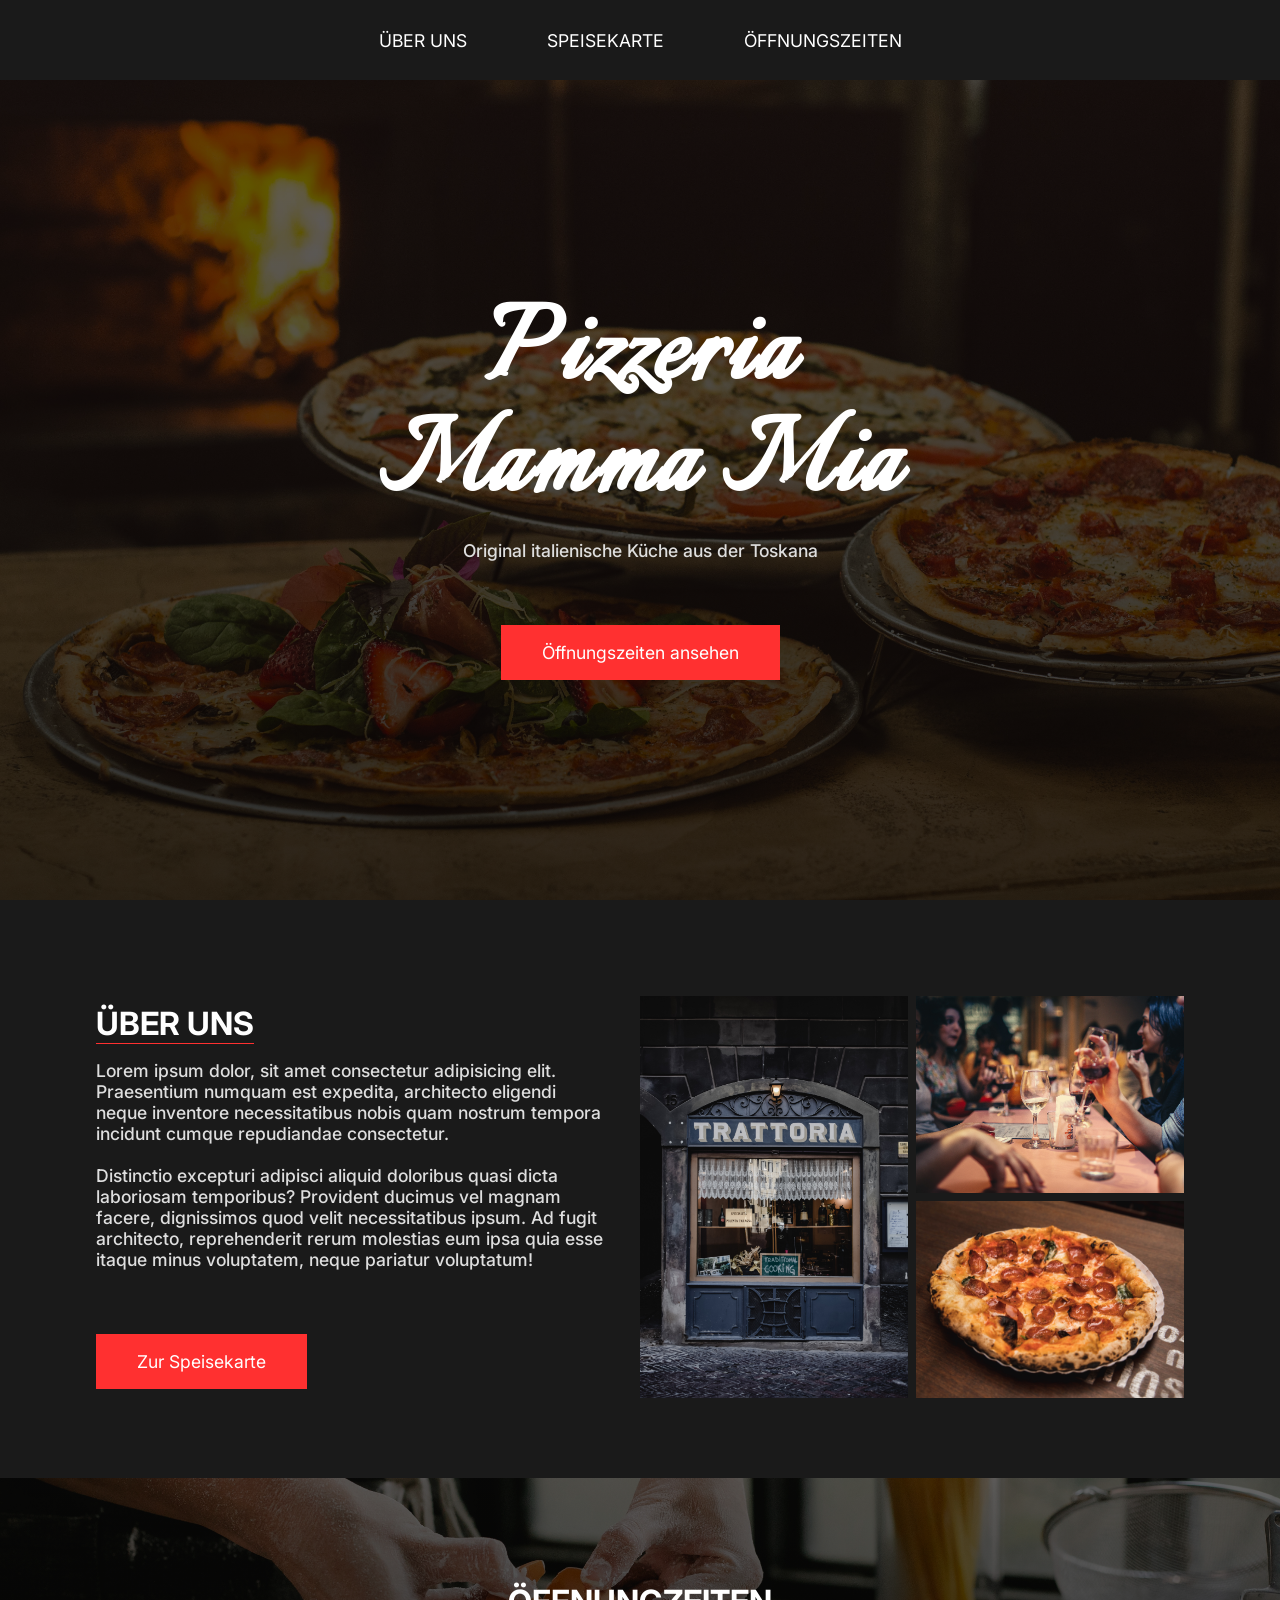
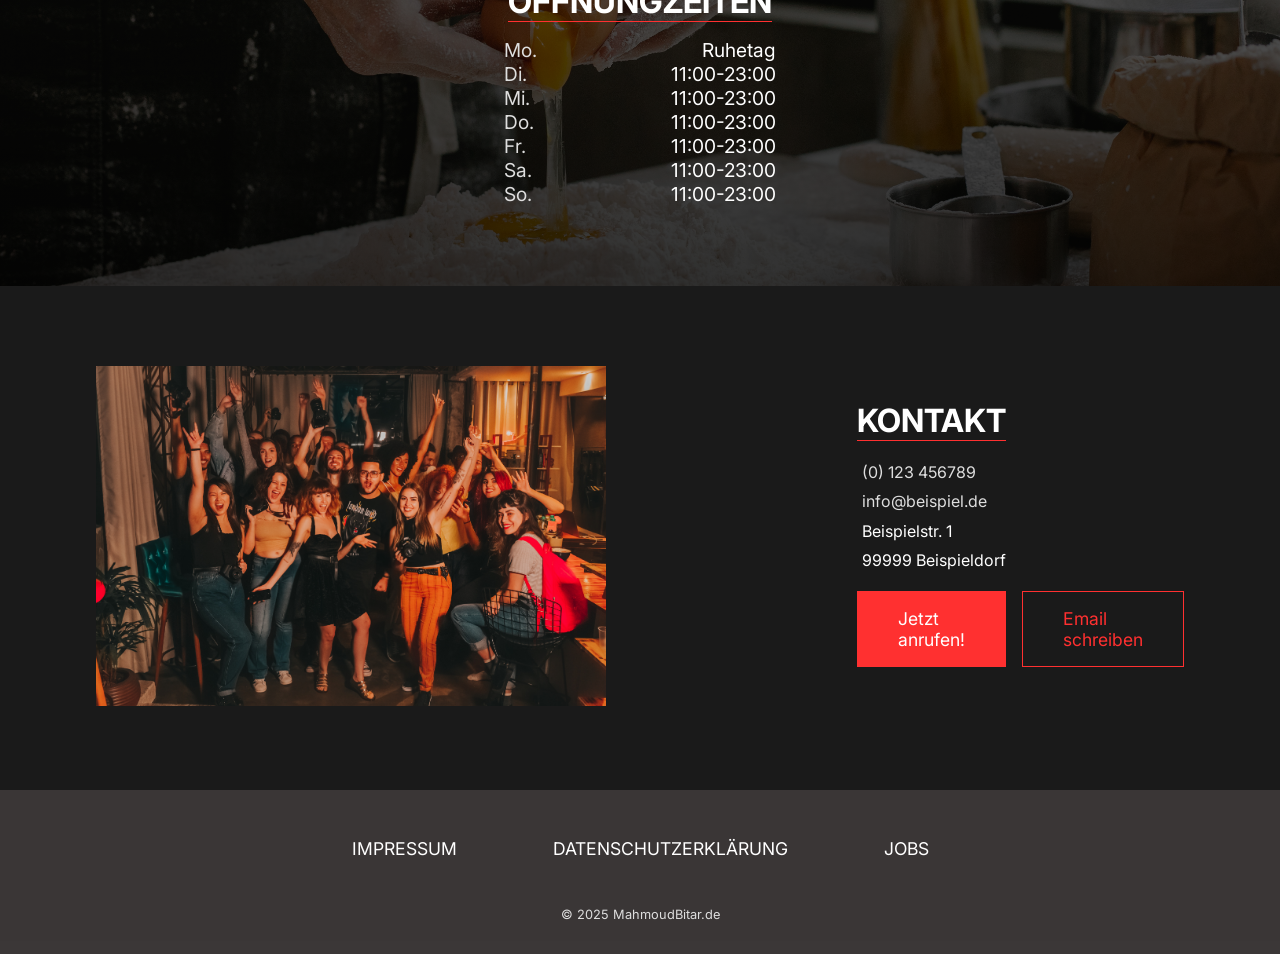
<file: index.html>
<!DOCTYPE html>
<html lang="de">
  <head>
    <meta charset="UTF-8" />
    <meta name="viewport" content="width=device-width, initial-scale=1.0" />
    <title>Pizzeria Mamma Mia</title>
    <link rel="stylesheet" href="style.css" />
  </head>
  <body>
    <nav class="navbar">
      <a href="#about" class="navbar-item">Über uns</a>
      <a href="./speisekarte.html" class="navbar-item">Speise<wbr />karte</a>
      <a href="#opening" class="navbar-item">Öffnungs<wbr />zeiten</a>
    </nav>

    <section class="hero">
      <h1 class="hero-title">Pizzeria<br />Mamma Mia</h1>
      <p class="hero-subtitle">Original italienische Küche aus der Toskana</p>
      <a href="#opening" class="button hero-action">Öffnungszeiten ansehen</a>
    </section>

    <section id="about" class="about container">
      <article class="about-info">
        <h2 class="heading about-title">über uns</h2>
        <p class="hero-subtitle about-subtitle">
          Lorem ipsum dolor, sit amet consectetur adipisicing elit. Praesentium numquam est expedita, architecto eligendi neque inventore
          necessitatibus nobis quam nostrum tempora incidunt cumque repudiandae consectetur.
          <br />
          <br />
          Distinctio excepturi adipisci aliquid doloribus quasi dicta laboriosam temporibus? Provident ducimus vel magnam facere, dignissimos quod
          velit necessitatibus ipsum. Ad fugit architecto, reprehenderit rerum molestias eum ipsa quia esse itaque minus voluptatem, neque pariatur
          voluptatum!
        </p>
        <a href="./speisekarte.html" class="button about-action">Zur Speisekarte</a>
      </article>

      <article class="about-images">
        <img src="images/about-1.jpg" class="first" alt="Trattoria" />
        <img src="images/about-2.jpg" class="second" alt="Trattoria" />
        <img src="images/about-3.jpg" class="second" alt="Trattoria" />
      </article>
    </section>

    <section id="opening" class="info-wrapper">
      <h2 class="heading opening-title">Öffnungzeiten</h2>
      <article class="opening-info">
        <p class="opening-time"><span class="day">Mo.</span><span class="hour">Ruhetag</span></p>
        <p class="opening-time"><span class="day">Di.</span><span class="hour">11:00-23:00</span></p>
        <p class="opening-time"><span class="day">Mi.</span><span class="hour">11:00-23:00</span></p>
        <p class="opening-time"><span class="day">Do.</span><span class="hour">11:00-23:00</span></p>
        <p class="opening-time"><span class="day">Fr.</span><span class="hour">11:00-23:00</span></p>
        <p class="opening-time"><span class="day">Sa.</span><span class="hour">11:00-23:00</span></p>
        <p class="opening-time"><span class="day">So.</span><span class="hour">11:00-23:00</span></p>
      </article>
    </section>

    <section id="contact" class="contact container">
      <figure><img src="images/contact.jpg" alt="pizza Mamma Mia contact" class="contact-image" /></figure>
      <article class="contact-info">
        <h2 class="heading contact-title">Kontakt</h2>

        <p class="adress-item"><a href="tel:0123456789" class="number">(0) 123 456789</a></p>
        <p class="adress-item"><a href="mailto:info@beispiel.de" class="email">info@beispiel.de</a></p>
        <p class="adress-item">Beispielstr. 1</p>
        <p class="adress-item">99999 Beispieldorf</p>

        <div class="button-action">
          <a href="tel:0123456789" class="button">Jetzt anrufen!</a>
          <a href="mailto:info@beispiel.de" class="inverted-button">Email schreiben</a>
        </div>
      </article>
    </section>

    <footer>
      <div class="footer-items">
        <a href="#" class="footer-item">Impressum</a>
        <a href="#" class="footer-item">Datenschutzerklärung</a>
        <a href="#" class="footer-item">Jobs</a>
      </div>
      <p class="copy-right">&copy; 2025 MahmoudBitar.de</p>
    </footer>
  </body>
</html>
</file>
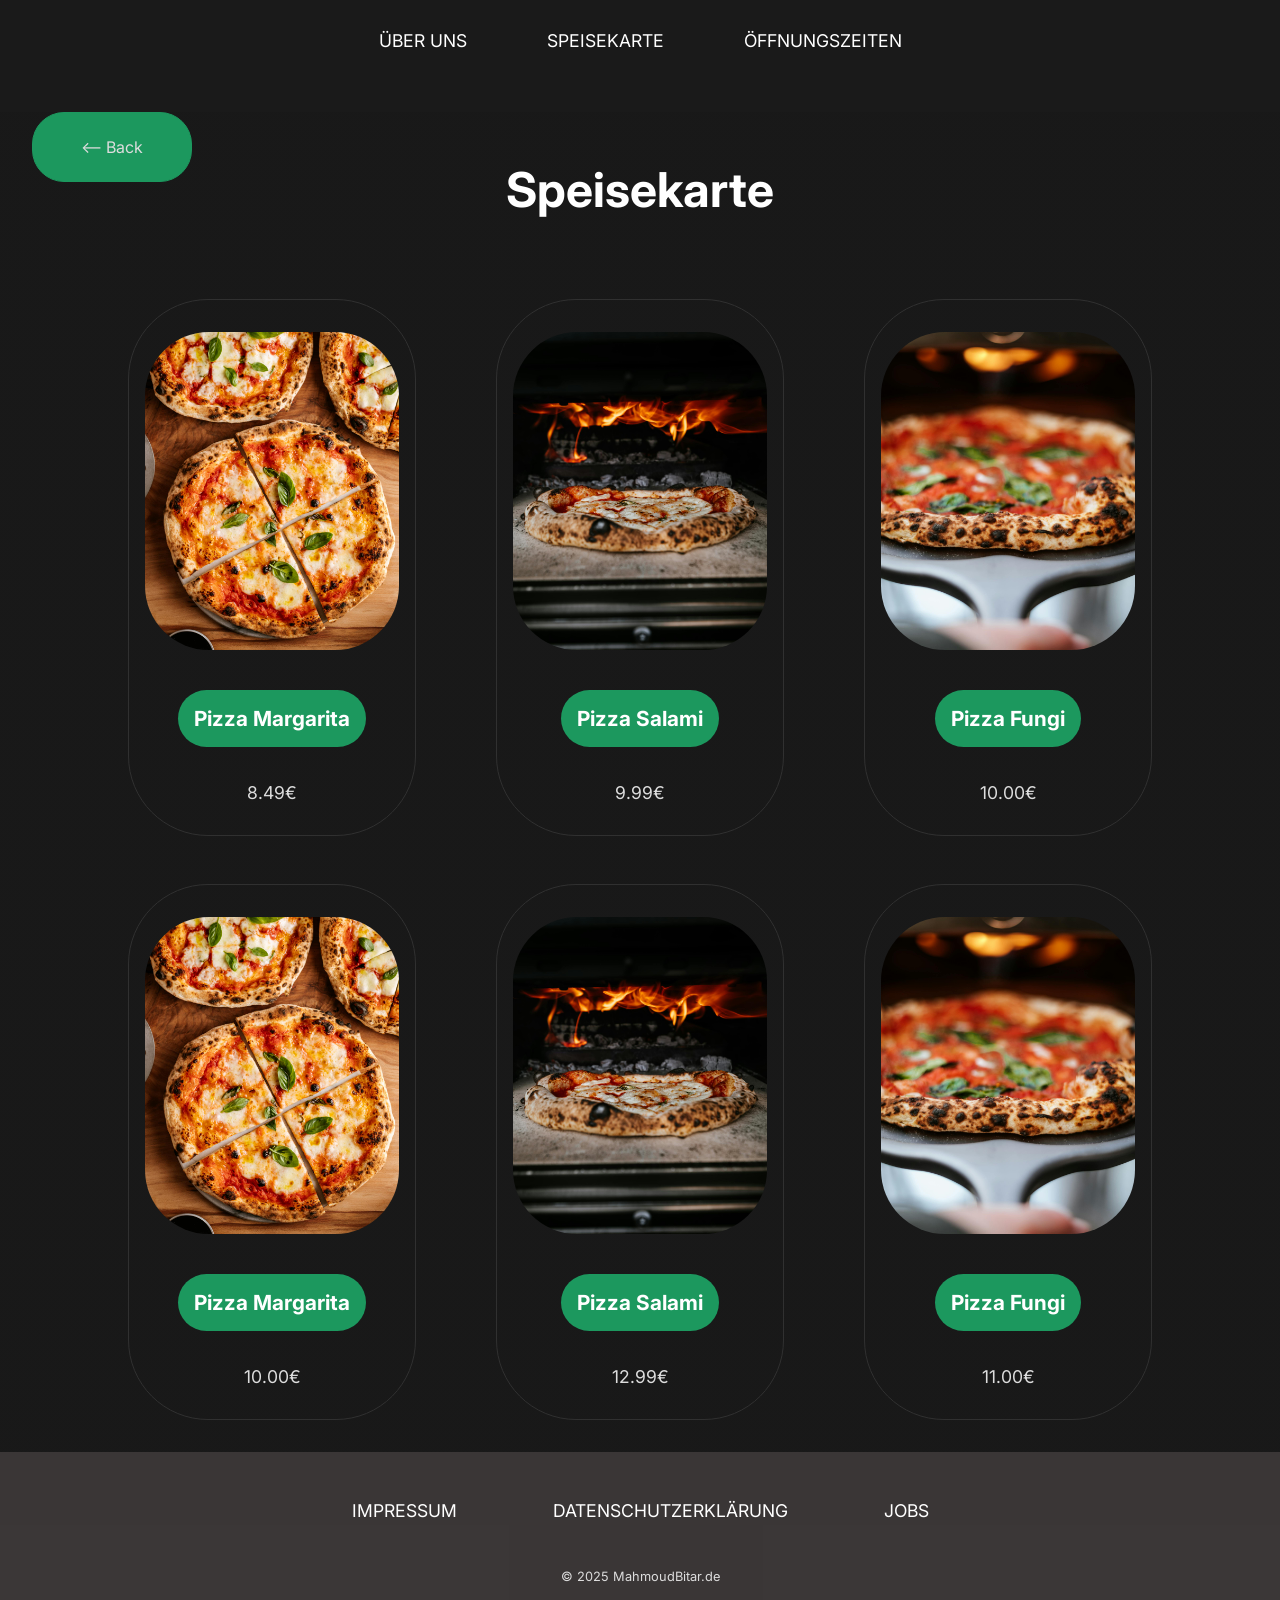
<file: speisekarte.html>
<!DOCTYPE html>
<html lang="en">
  <head>
    <meta charset="UTF-8" />
    <meta name="viewport" content="width=device-width, initial-scale=1.0" />
    <title>Speisekarte</title>
    <link rel="stylesheet" href="speisekarte.css" />
    <link rel="stylesheet" href="style.css" />
  </head>
  <body>
    <nav class="navbar">
      <a href="./index.html#about" class="navbar-item">Über uns</a>
      <a href="#" class="navbar-item">Speise<wbr />karte</a>
      <a href="./index.html#opening" class="navbar-item nav-card-item">Öffnungs<wbr />zeiten</a>
    </nav>

    <section class="card-section">
      <div class="back">
        <a href="./index.html"><-- Back</a>
      </div>
      <div class="card-container">
        <h1 class="title">speisekarte</h1>
        <div class="speisekarte">
          <article class="card">
            <img src="images/margarita.jpg" alt="Pizza Margarita" class="card-item" />
            <h3 class="speisekarte-title">Pizza Margarita</h3>
            <p class="price">8.49€</p>
          </article>

          <article class="card">
            <img src="images/salami.jpg" alt="Pizza Salami" class="card-item" />
            <h3 class="speisekarte-title">Pizza Salami</h3>
            <p class="price">9.99€</p>
          </article>
          <article class="card">
            <img src="images/fungi.jpg" alt="Pizza Fungi" class="card-item" />
            <h3 class="speisekarte-title">Pizza Fungi</h3>
            <p class="price">10.00€</p>
          </article>
          <article class="card">
            <img src="images/margarita.jpg" alt="Pizza Margarita" class="card-item" />
            <h3 class="speisekarte-title">Pizza Margarita</h3>
            <p class="price">10.00€</p>
          </article>
          <article class="card">
            <img src="images/salami.jpg" alt="Pizza Salami" class="card-item" />
            <h3 class="speisekarte-title">Pizza Salami</h3>
            <p class="price">12.99€</p>
          </article>
          <article class="card">
            <img src="images/fungi.jpg" alt="Pizza Fungi" class="card-item" />
            <h3 class="speisekarte-title">Pizza Fungi</h3>
            <p class="price">11.00€</p>
          </article>
        </div>
      </div>
    </section>

    <footer>
      <div class="footer-items">
        <a href="#" class="footer-item">Impressum</a>
        <a href="#" class="footer-item">Datenschutzerklärung</a>
        <a href="#" class="footer-item">Jobs</a>
      </div>
      <p class="copy-right">&copy; 2025 MahmoudBitar.de</p>
    </footer>
  </body>
</html>
</file>
<file: style.css>
@import url("https://fonts.googleapis.com/css2?family=Italiana&family=Italianno&display=swap");
@import url("https://fonts.googleapis.com/css?family=Inter:100,200,300,regular,500,600,700,800,900,100italic,200italic,300italic,italic,500italic,600italic,700italic,800italic,900italic");

* {
  padding: 0;
  margin: 0;
  box-sizing: border-box;
}

:root {
  --primary-color: #ff3030;
  --text-color: #dedede;
}

html {
  scroll-behavior: smooth;
  font-family: "Inter", sans-serif;
}

body {
  background-color: #1a1a1a;
  color: #fff;
}

.navbar {
  height: 5rem;
  display: flex;
  justify-content: center;
  align-items: center;
  gap: 1rem;
}

/* Font size bei item und nicht bei navbar (perant) ist das problem? */
.navbar-item,
.footer-item {
  text-decoration: none;
  text-align: center;
  font-size: 0.9rem;
  color: #fff;
  text-transform: uppercase;
  transition: all 0.3s ease-in;
}

.navbar-item:hover,
.footer-item:hover {
  color: var(--primary-color);
}

.hero {
  /* background-image: url("hero.jpg"); */
  background: linear-gradient(0deg, rgba(0, 0, 0, 0.8), rgba(0, 0, 0, 0.6)), url("images/hero.jpg");
  background-size: cover;
  background-position: center;

  display: flex;
  justify-content: center;
  align-items: center;
  flex-direction: column;
  height: calc(100vh - 5rem);
}

.hero-title {
  font-family: "Italianno", cursive;
  font-size: 4rem;
  line-height: 3.7rem;
  letter-spacing: 0.2rem;
  font-weight: 900;
  margin: 0;
  text-align: center;
}

.hero-subtitle {
  color: var(--text-color);
  font-size: 1rem;
  font-weight: 500;
  margin-top: 0;
  text-align: center;
}

.button,
.inverted-button {
  width: fit-content;
  display: inline-block;
  text-decoration: none;
  font-size: 1.1rem;
  color: #fff;
  background-color: var(--primary-color);
  padding: 0.8rem 2rem;
  border: var(--primary-color) 1px solid;
  margin-top: 4rem;
  transition: all 0.15s ease-in;
  cursor: pointer;
  width: fit-content;
}

.inverted-button {
  color: var(--primary-color);
  background-color: transparent;
}

.inverted-button:hover {
  background-color: var(--primary-color);
  color: #fff;
}

.button:hover {
  background-color: transparent;
  color: var(--primary-color);
}

/* About  */

.container {
  width: 85%;
  margin: 0 auto;
}

.heading {
  margin: 1.5rem 0 1rem 0;
  border-bottom: var(--primary-color) 1px solid;
  max-width: fit-content;
  text-transform: uppercase;
}

.about-subtitle {
  color: var(--text-color);
  text-align: start;
}

.about-images {
  margin-top: 1rem;
  display: grid;
  grid-template-columns: repeat(2, 1fr);
  gap: 0.5rem;
}

.about-images img,
.contact-image {
  width: 100%;
  height: 100%;
  object-fit: cover;
}

.first {
  grid-row: 1 / span 2;
}

.second {
  grid-column: 2 / span 1;
}

.info-wrapper {
  background: linear-gradient(0deg, rgba(0, 0, 0, 0.8), rgba(0, 0, 0, 0.6)), url("images/info.jpg");
  background-size: cover;
  background-position: center;
  background-repeat: no-repeat;
  margin: 3rem auto;
  display: flex;
  flex-direction: column;
  justify-content: center;
  align-items: center;
  padding: 2.5rem;
}

.opening-info {
  width: 85%;
  display: flex;
  align-items: center;
  flex-direction: column;
}

.opening-time {
  width: 13rem;
  display: flex;
  justify-content: space-between;
  align-items: start;
  font-size: 1.2rem;
}

.day {
  color: var(--text-color);
}

.heading .contact-title {
  margin: 0;
  padding: 0;
}
.address {
  display: flex;
  flex-direction: column;
  align-items: start;
}

.adress-item {
  padding: 0.3rem;
}

.number,
.email {
  text-decoration: none;
  color: var(--text-color);
}

.button-action {
  margin: 0 0 2rem 0;
  gap: 1rem;
  display: flex;
  flex-direction: column;
}
.button-action .button,
.button-action .inverted-button {
  margin-top: 1rem;
  padding: auto 5rem;
}
footer {
  display: flex;
  gap: 3rem;
  align-items: center;

  flex-direction: column;
  justify-content: space-around;
  background-color: #413c3cd6;
  padding: 3rem 0 0 0;
}

.copy-right {
  padding-bottom: 2rem;
  font-size: 0.8rem;
  color: var(--text-color);
}

.footer-items {
  display: flex;
  align-items: center;
  flex-direction: column;
  justify-content: center;
  gap: 1rem;
}

/* Media Query */
@media only screen and (min-width: 600px) {
  .navbar-item,
  .footer-item {
    font-size: 1.1rem;
  }

  .hero-title {
    font-size: 6rem;
    line-height: 6rem;
  }

  .hero-subtitle {
    margin-top: 1rem;
    font-size: 1.1rem;
  }

  .hero-action,
  .button,
  .inverted-button {
    padding: 1rem 2.5rem;
  }

  .contact {
    display: flex;
    justify-content: space-between;
    align-items: center;
    gap: 2rem;
    margin: 5rem auto;
  }

  .button-action {
    flex-direction: row;
  }

  .footer-items {
    flex-direction: row;
    gap: 3rem;
  }
}

@media only screen and (min-width: 1000px) {
  /* hier wurde navbar-item mit padding auseinander gezogen und nicht mit gap direkt in der navbar class */
  .navbar-item {
    padding: 0 2rem;
  }

  .hero-title {
    font-size: 8rem;
    line-height: 7rem;
  }

  .hero-subtitle {
    margin-top: 1rem;
  }

  .container {
    display: flex;
    justify-content: space-between;
    gap: 2rem;
    margin: 5rem auto;
  }
  .about-images {
    max-width: 50%;
  }

  .heading {
    font-size: 2rem;
  }

  .about-images {
    height: fit-content;
  }

  .info-wrapper {
    padding: 5rem;
  }

  .opening-time {
    width: 17rem;
  }

  .button-action {
    flex-direction: row;
  }
  .contact-image {
    width: 70%;
  }

  .footer-items {
    flex-direction: row;
    gap: 6rem;
  }
}

@media only screen and (min-width: 1400px) {
  .container {
    max-width: 1200px;
  }
}
</file>
<file: speisekarte.css>
@import url("https://fonts.googleapis.com/css2?family=Inter:wght@100;200;300;400;500;600;700;800;900&display=swap");
@import url("https://fonts.googleapis.com/css2?family=Inter:ital,opsz,wght@0,14..32,100..900;1,14..32,100..900&family=Lobster&display=swap");

* {
  padding: 0;
  margin: 0;
}

body {
  background-color: #413c3cd6;

  color: #fff;
  font-family: "Inter", sans-serif;
  --primary-color: #1c985e;
  --text-color: #ddd;
}

/* 
.navbar {
  height: 5rem;
  display: flex;
  justify-content: center;
  align-items: center;
  text-align: center;
  gap: 1rem;
  font-size: 0.8rem;
} */

/* .navbar-item {
  text-decoration: none;
  color: #fff;
  text-transform: uppercase;
  letter-spacing: 0.1rem;
  transition: color 0.2s ease-in-out;
} */

.back {
  position: relative;
  margin-left: 2rem;
}

.back a {
  text-decoration: none;
  position: absolute;
  padding: 1.5rem 3rem;
  text-align: center;
  font-size: 1rem;
  color: var(--text-color);
  background-color: var(--primary-color);
  border: 1px solid var(--primary-color);
  cursor: pointer;
  transition: all 0.3s ease-in-out;
  border-radius: 2rem;
}

.back a:hover {
  background-color: var(--text-color);
  color: var(--primary-color);
}

.card-section {
  background: linear-gradient(0deg, rgba(8, 8, 8, 0.073), rgba(8, 8, 8, 0.073));
  padding-bottom: 2rem;
}

.card-container {
  width: 85%;
  margin: 2rem auto 0 auto;
}

.navbar-item .nav-card-item:hover {
  color: var(--primary-color);
}

.speisekarte {
  display: flex;
  justify-content: center;
  align-items: center;
  flex-direction: column;
  flex-wrap: wrap;
}

.title {
  text-transform: capitalize;
  text-align: center;
  padding: 3rem;
}

.card {
  max-width: 15rem;
  height: fit-content;
  margin: 2rem auto 0 auto;
  padding: 2rem 1rem;
  display: flex;
  justify-content: center;
  gap: 1rem;
  align-items: center;
  flex-direction: column;
  border: 1px solid #303030;
  border-radius: 5rem;
  cursor: pointer;
  transition: all 0.2s ease-in-out;
}

.card:hover {
  transform: scale(1.1);
}

.card-item {
  width: 100%;
  height: 100%;
  object-fit: cover;
  border-radius: 4rem;
}

.speisekarte-title {
  margin-top: 0.5rem;
  font-size: 1.1rem;
  background-color: var(--primary-color);
  padding: 1rem;
  border-radius: 2rem;
  text-align: center;
}

.price {
  font-size: 1.1rem;
  color: var(--text-color);
}

@media only screen and (min-width: 600px) {
  .speisekarte {
    flex-direction: row;
    gap: 1rem;
  }

  .card {
    max-width: 16rem;
  }
}

@media only screen and (min-width: 1000px) {
  .title {
    font-size: 3rem;
  }
  .card {
    max-width: 18rem;
  }

  .speisekarte-title {
    font-size: 1.3rem;
    margin-top: 1.5rem;
  }

  .price {
    margin-top: 1.2rem;
  }
}
</file>
